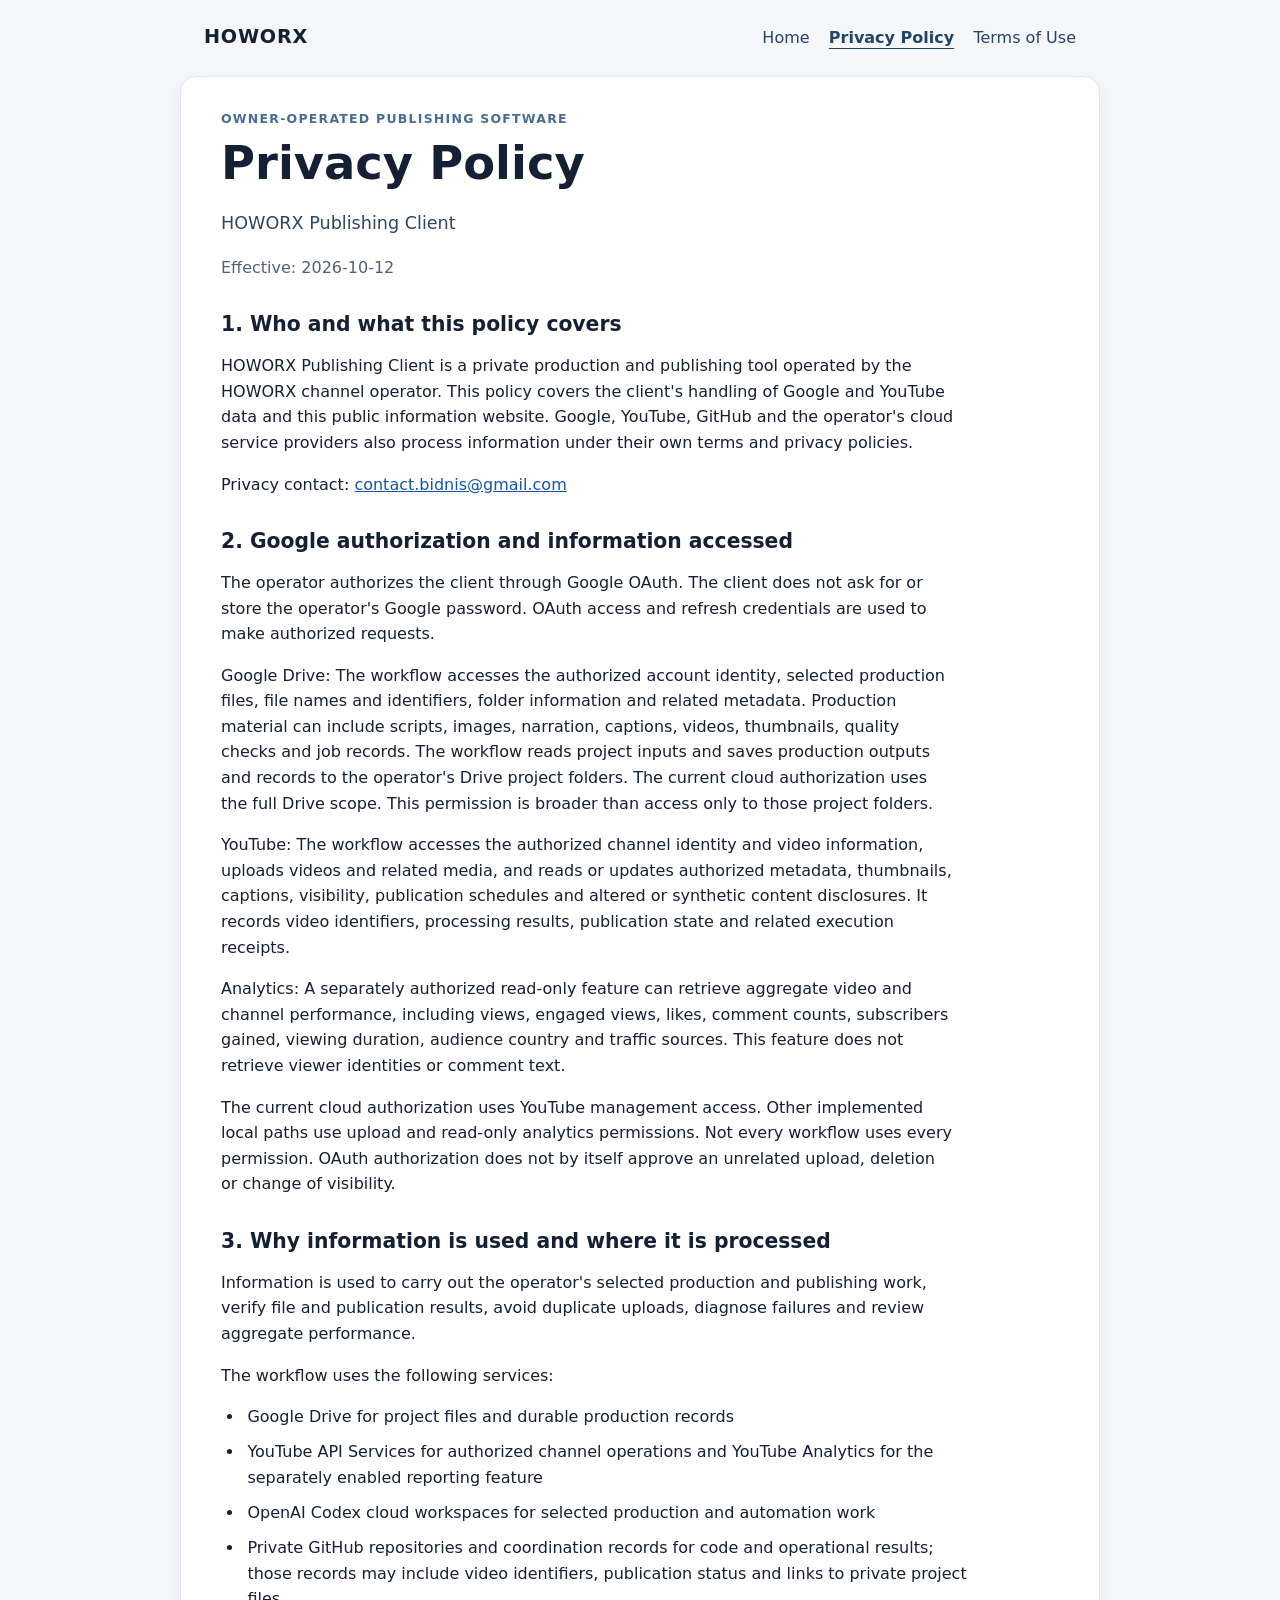
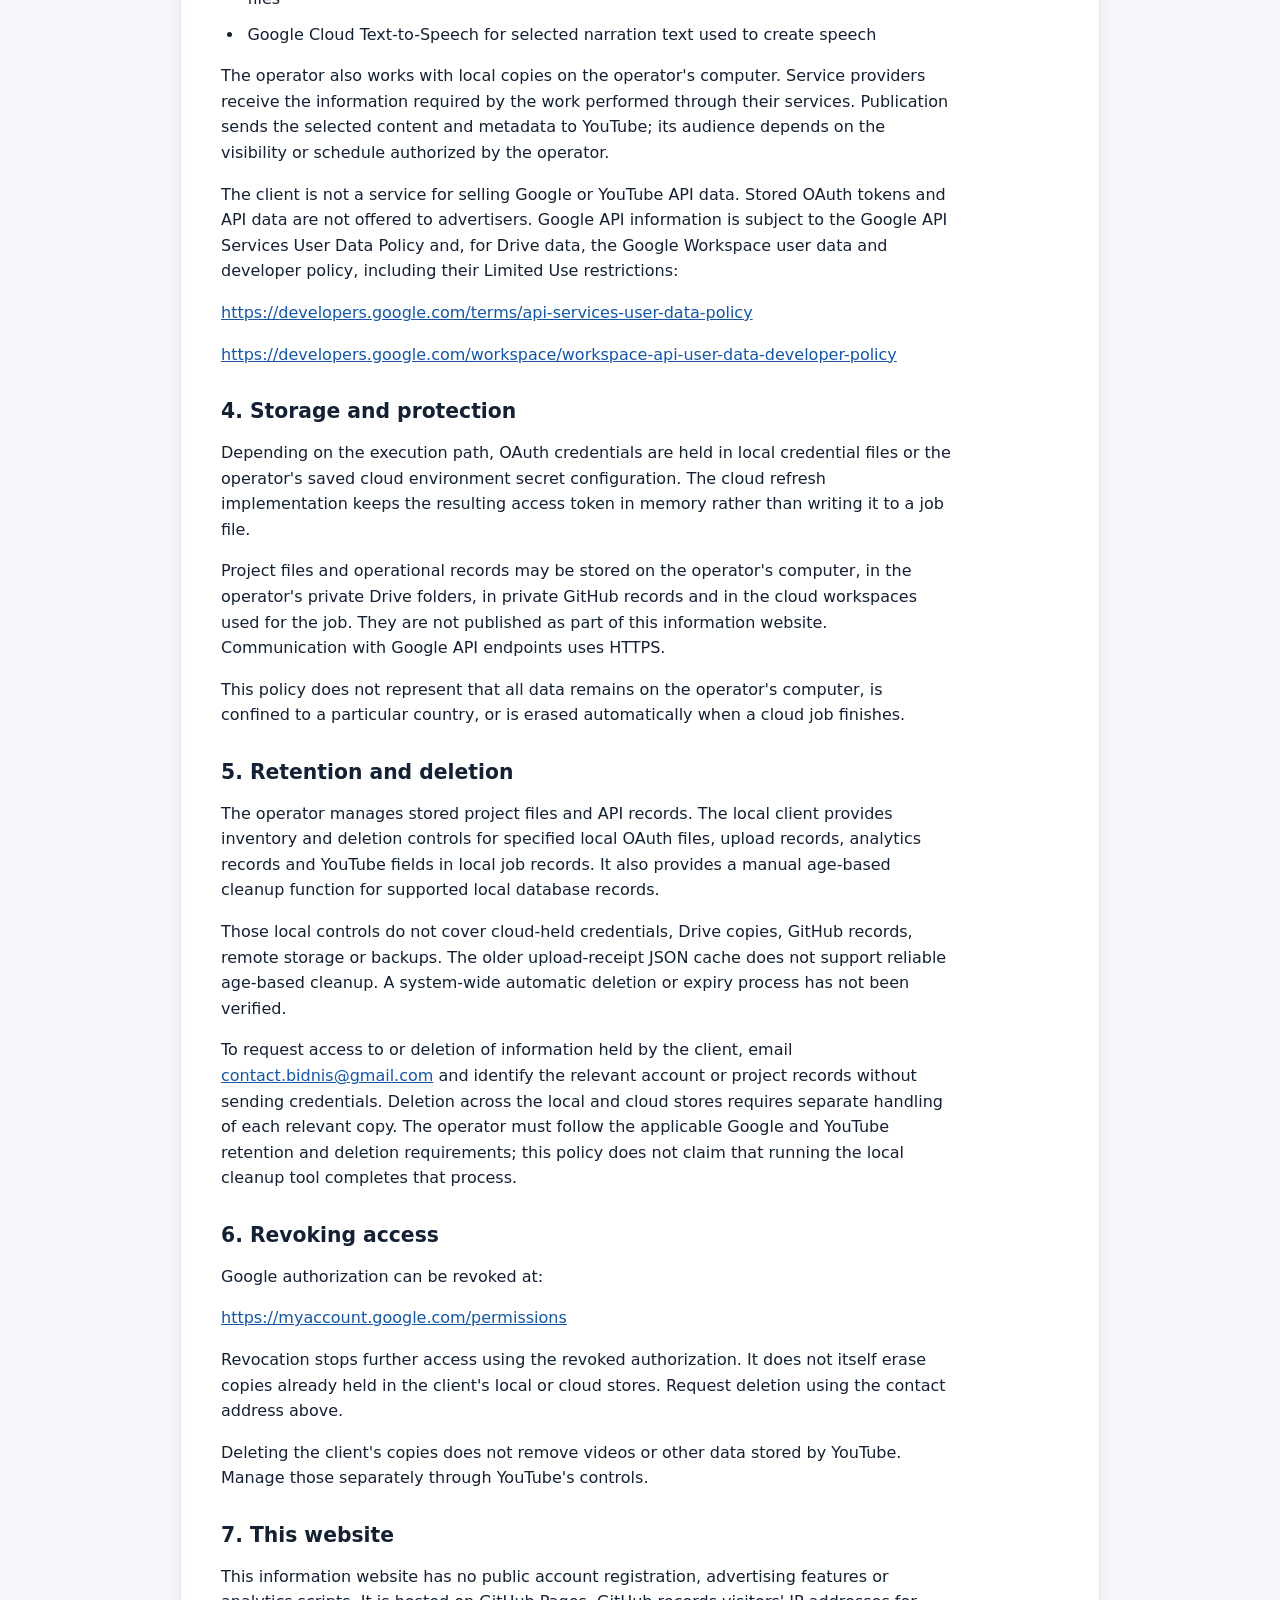
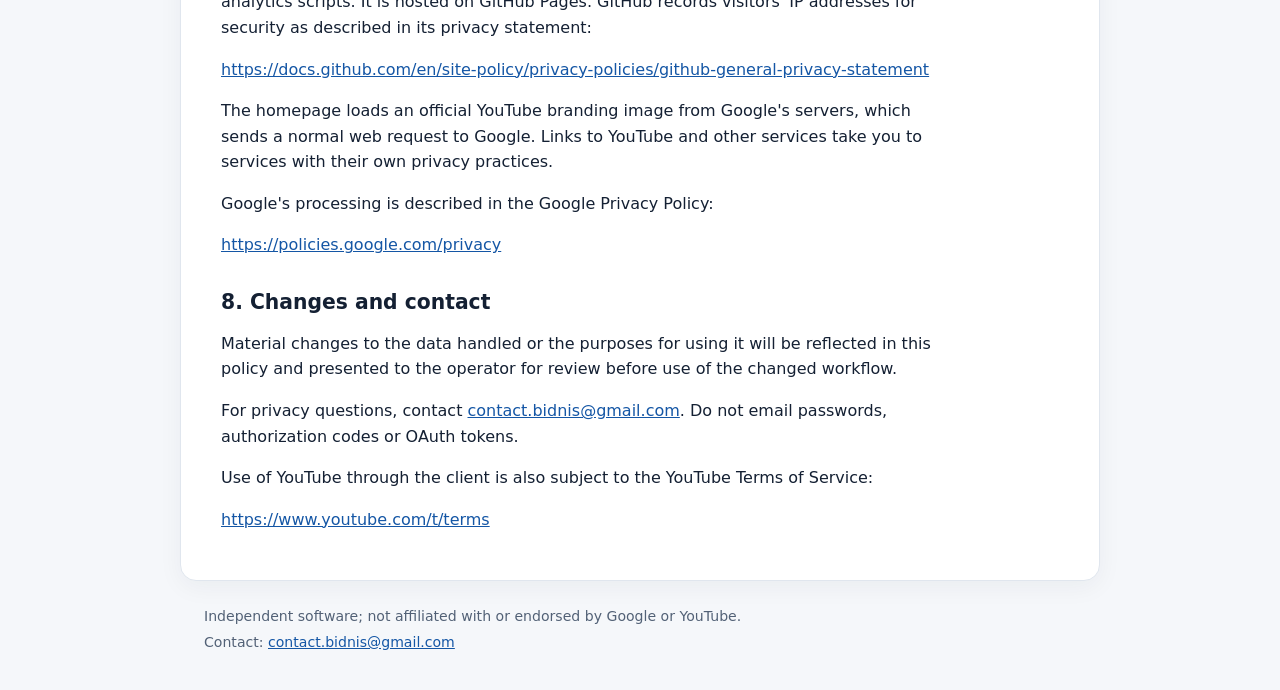
<file: privacy.html>
<!doctype html>
<html lang="en">
<head>
  <meta charset="utf-8">
  <meta name="viewport" content="width=device-width, initial-scale=1">
  <title>Privacy Policy — HOWORX Publishing Client</title>
  <meta name="description" content="How the owner-operated HOWORX Publishing Client handles Google and YouTube data.">
  <link rel="stylesheet" href="styles.css?v=20261012">
</head>
<body>
  <header class="site-header">
    <a class="site-name" href="index.html">HOWORX</a>
    <nav aria-label="Main navigation">
      <a href="index.html">Home</a>
      <a aria-current="page" href="privacy.html">Privacy Policy</a>
      <a href="terms.html">Terms of Use</a>
    </nav>
  </header>
  <main>
    <p class="eyebrow">Owner-operated publishing software</p>
    <h1>Privacy Policy</h1>
    <p class="lead">HOWORX Publishing Client</p>
    <p class="effective">Effective: 2026-10-12</p>

    <section>
      <h2>1. Who and what this policy covers</h2>
      <p>HOWORX Publishing Client is a private production and publishing tool operated by the HOWORX channel operator. This policy covers the client's handling of Google and YouTube data and this public information website. Google, YouTube, GitHub and the operator's cloud service providers also process information under their own terms and privacy policies.</p>
      <p>Privacy contact: <a href="mailto:contact.bidnis@gmail.com">contact.bidnis@gmail.com</a></p>
    </section>

    <section>
      <h2>2. Google authorization and information accessed</h2>
      <p>The operator authorizes the client through Google OAuth. The client does not ask for or store the operator's Google password. OAuth access and refresh credentials are used to make authorized requests.</p>
      <p>Google Drive: The workflow accesses the authorized account identity, selected production files, file names and identifiers, folder information and related metadata. Production material can include scripts, images, narration, captions, videos, thumbnails, quality checks and job records. The workflow reads project inputs and saves production outputs and records to the operator's Drive project folders. The current cloud authorization uses the full Drive scope. This permission is broader than access only to those project folders.</p>
      <p>YouTube: The workflow accesses the authorized channel identity and video information, uploads videos and related media, and reads or updates authorized metadata, thumbnails, captions, visibility, publication schedules and altered or synthetic content disclosures. It records video identifiers, processing results, publication state and related execution receipts.</p>
      <p>Analytics: A separately authorized read-only feature can retrieve aggregate video and channel performance, including views, engaged views, likes, comment counts, subscribers gained, viewing duration, audience country and traffic sources. This feature does not retrieve viewer identities or comment text.</p>
      <p>The current cloud authorization uses YouTube management access. Other implemented local paths use upload and read-only analytics permissions. Not every workflow uses every permission. OAuth authorization does not by itself approve an unrelated upload, deletion or change of visibility.</p>
    </section>

    <section>
      <h2>3. Why information is used and where it is processed</h2>
      <p>Information is used to carry out the operator's selected production and publishing work, verify file and publication results, avoid duplicate uploads, diagnose failures and review aggregate performance.</p>
      <p>The workflow uses the following services:</p>
      <ul class="steps">
        <li>Google Drive for project files and durable production records</li>
        <li>YouTube API Services for authorized channel operations and YouTube Analytics for the separately enabled reporting feature</li>
        <li>OpenAI Codex cloud workspaces for selected production and automation work</li>
        <li>Private GitHub repositories and coordination records for code and operational results; those records may include video identifiers, publication status and links to private project files</li>
        <li>Google Cloud Text-to-Speech for selected narration text used to create speech</li>
      </ul>
      <p>The operator also works with local copies on the operator's computer. Service providers receive the information required by the work performed through their services. Publication sends the selected content and metadata to YouTube; its audience depends on the visibility or schedule authorized by the operator.</p>
      <p>The client is not a service for selling Google or YouTube API data. Stored OAuth tokens and API data are not offered to advertisers. Google API information is subject to the Google API Services User Data Policy and, for Drive data, the Google Workspace user data and developer policy, including their Limited Use restrictions:</p>
      <p><a href="https://developers.google.com/terms/api-services-user-data-policy">https://developers.google.com/terms/api-services-user-data-policy</a></p>
      <p><a href="https://developers.google.com/workspace/workspace-api-user-data-developer-policy">https://developers.google.com/workspace/workspace-api-user-data-developer-policy</a></p>
    </section>

    <section>
      <h2>4. Storage and protection</h2>
      <p>Depending on the execution path, OAuth credentials are held in local credential files or the operator's saved cloud environment secret configuration. The cloud refresh implementation keeps the resulting access token in memory rather than writing it to a job file.</p>
      <p>Project files and operational records may be stored on the operator's computer, in the operator's private Drive folders, in private GitHub records and in the cloud workspaces used for the job. They are not published as part of this information website. Communication with Google API endpoints uses HTTPS.</p>
      <p>This policy does not represent that all data remains on the operator's computer, is confined to a particular country, or is erased automatically when a cloud job finishes.</p>
    </section>

    <section>
      <h2>5. Retention and deletion</h2>
      <p>The operator manages stored project files and API records. The local client provides inventory and deletion controls for specified local OAuth files, upload records, analytics records and YouTube fields in local job records. It also provides a manual age-based cleanup function for supported local database records.</p>
      <p>Those local controls do not cover cloud-held credentials, Drive copies, GitHub records, remote storage or backups. The older upload-receipt JSON cache does not support reliable age-based cleanup. A system-wide automatic deletion or expiry process has not been verified.</p>
      <p>To request access to or deletion of information held by the client, email <a href="mailto:contact.bidnis@gmail.com">contact.bidnis@gmail.com</a> and identify the relevant account or project records without sending credentials. Deletion across the local and cloud stores requires separate handling of each relevant copy. The operator must follow the applicable Google and YouTube retention and deletion requirements; this policy does not claim that running the local cleanup tool completes that process.</p>
    </section>

    <section>
      <h2>6. Revoking access</h2>
      <p>Google authorization can be revoked at:</p>
      <p><a href="https://myaccount.google.com/permissions">https://myaccount.google.com/permissions</a></p>
      <p>Revocation stops further access using the revoked authorization. It does not itself erase copies already held in the client's local or cloud stores. Request deletion using the contact address above.</p>
      <p>Deleting the client's copies does not remove videos or other data stored by YouTube. Manage those separately through YouTube's controls.</p>
    </section>

    <section>
      <h2>7. This website</h2>
      <p>This information website has no public account registration, advertising features or analytics scripts. It is hosted on GitHub Pages. GitHub records visitors' IP addresses for security as described in its privacy statement:</p>
      <p><a href="https://docs.github.com/en/site-policy/privacy-policies/github-general-privacy-statement">https://docs.github.com/en/site-policy/privacy-policies/github-general-privacy-statement</a></p>
      <p>The homepage loads an official YouTube branding image from Google's servers, which sends a normal web request to Google. Links to YouTube and other services take you to services with their own privacy practices.</p>
      <p>Google's processing is described in the Google Privacy Policy:</p>
      <p><a href="https://policies.google.com/privacy">https://policies.google.com/privacy</a></p>
    </section>

    <section>
      <h2>8. Changes and contact</h2>
      <p>Material changes to the data handled or the purposes for using it will be reflected in this policy and presented to the operator for review before use of the changed workflow.</p>
      <p>For privacy questions, contact <a href="mailto:contact.bidnis@gmail.com">contact.bidnis@gmail.com</a>. Do not email passwords, authorization codes or OAuth tokens.</p>
      <p>Use of YouTube through the client is also subject to the YouTube Terms of Service:</p>
      <p><a href="https://www.youtube.com/t/terms">https://www.youtube.com/t/terms</a></p>
    </section>
  </main>
  <footer><p>Independent software; not affiliated with or endorsed by Google or YouTube.</p><p>Contact: <a href="mailto:contact.bidnis@gmail.com">contact.bidnis@gmail.com</a></p></footer>
</body>
</html>
</file>
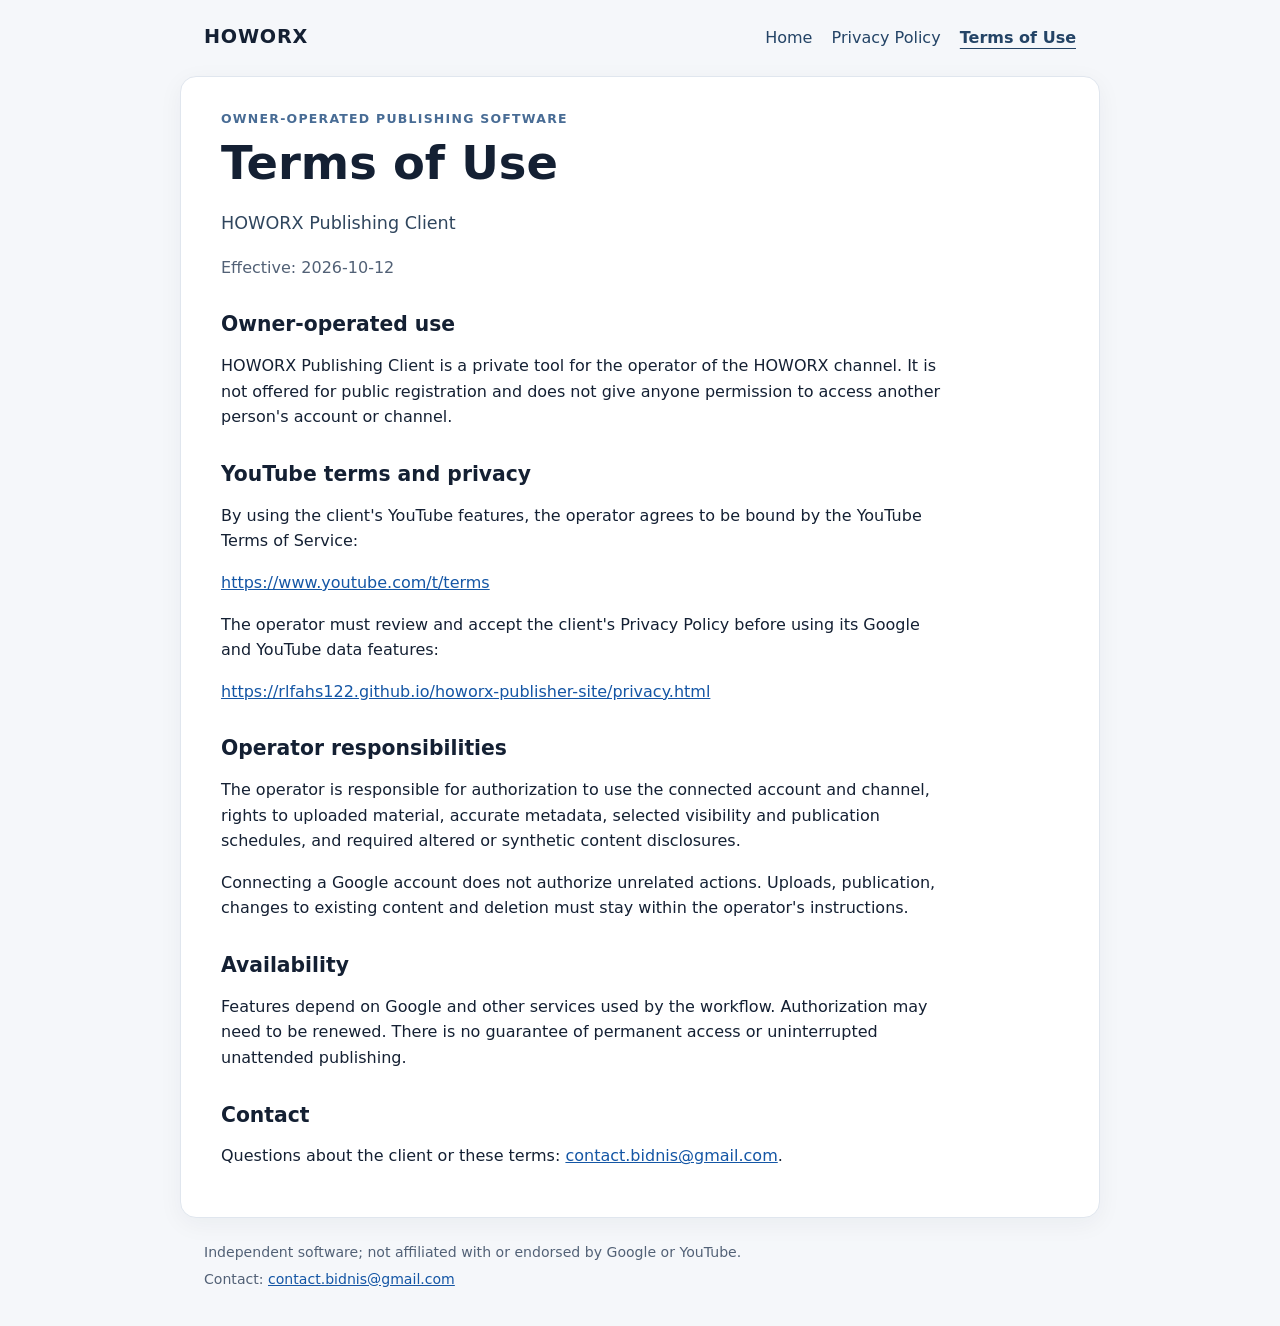
<file: terms.html>
<!doctype html>
<html lang="en">
<head>
  <meta charset="utf-8">
  <meta name="viewport" content="width=device-width, initial-scale=1">
  <title>Terms of Use | HOWORX Publishing Client</title>
  <meta name="description" content="Terms for the owner-operated HOWORX Publishing Client.">
  <link rel="stylesheet" href="styles.css?v=20261012">
</head>
<body>
  <header class="site-header">
    <a class="site-name" href="index.html">HOWORX</a>
    <nav aria-label="Main navigation">
      <a href="index.html">Home</a>
      <a href="privacy.html">Privacy Policy</a>
      <a aria-current="page" href="terms.html">Terms of Use</a>
    </nav>
  </header>
  <main class="policy">
    <p class="eyebrow">Owner-operated publishing software</p>
    <h1>Terms of Use</h1>
    <p class="lead">HOWORX Publishing Client</p>
    <p class="effective">Effective: 2026-10-12</p>

    <section>
      <h2>Owner-operated use</h2>
      <p>HOWORX Publishing Client is a private tool for the operator of the HOWORX channel. It is not offered for public registration and does not give anyone permission to access another person's account or channel.</p>
    </section>

    <section>
      <h2>YouTube terms and privacy</h2>
      <p>By using the client's YouTube features, the operator agrees to be bound by the YouTube Terms of Service:</p>
      <p><a href="https://www.youtube.com/t/terms">https://www.youtube.com/t/terms</a></p>
      <p>The operator must review and accept the client's Privacy Policy before using its Google and YouTube data features:</p>
      <p><a href="https://rlfahs122.github.io/howorx-publisher-site/privacy.html">https://rlfahs122.github.io/howorx-publisher-site/privacy.html</a></p>
    </section>

    <section>
      <h2>Operator responsibilities</h2>
      <p>The operator is responsible for authorization to use the connected account and channel, rights to uploaded material, accurate metadata, selected visibility and publication schedules, and required altered or synthetic content disclosures.</p>
      <p>Connecting a Google account does not authorize unrelated actions. Uploads, publication, changes to existing content and deletion must stay within the operator's instructions.</p>
    </section>

    <section>
      <h2>Availability</h2>
      <p>Features depend on Google and other services used by the workflow. Authorization may need to be renewed. There is no guarantee of permanent access or uninterrupted unattended publishing.</p>
    </section>

    <section>
      <h2>Contact</h2>
      <p>Questions about the client or these terms: <a href="mailto:contact.bidnis@gmail.com">contact.bidnis@gmail.com</a>.</p>
    </section>
  </main>
  <footer><p>Independent software; not affiliated with or endorsed by Google or YouTube.</p><p>Contact: <a href="mailto:contact.bidnis@gmail.com">contact.bidnis@gmail.com</a></p></footer>
</body>
</html>
</file>
<file: styles.css>
:root { color-scheme: light; font-family: system-ui, -apple-system, "Segoe UI", sans-serif; color: #142033; background: #f5f7fa; }
* { box-sizing: border-box; }
body { margin: 0; line-height: 1.6; }
.site-header, main, footer { max-width: 920px; margin-inline: auto; padding-inline: 1.5rem; }
.site-header { display: flex; align-items: center; justify-content: space-between; gap: 1rem; padding-top: 1.4rem; padding-bottom: 1.4rem; }
.site-name { font-weight: 850; font-size: 1.2rem; letter-spacing: .04em; color: #142033; text-decoration: none; }
nav { display: flex; flex-wrap: wrap; gap: 1.2rem; }
nav a { color: #244466; text-decoration: none; }
nav a[aria-current="page"] { font-weight: 700; text-decoration: underline; text-underline-offset: .3rem; }
main { background: white; border: 1px solid #e0e6ee; border-radius: 16px; box-shadow: 0 6px 24px #1420330d; padding: 2rem 2.5rem; }
.eyebrow { color: #486c95; font-size: .78rem; font-weight: 750; letter-spacing: .1em; text-transform: uppercase; margin: 0 0 .3rem; }
h1, h2 { line-height: 1.22; }
h1 { font-size: clamp(2rem, 4vw, 2.9rem); margin: .4rem 0 1rem; }
h2 { font-size: 1.27rem; margin: 2rem 0 .55rem; }
p, li { max-width: 72ch; }
.lead { font-size: 1.1rem; color: #30465e; }
.steps { padding-left: 1.45rem; }
.steps li { padding-left: .2rem; margin: .6rem 0; }
.policy-card { background: #eff5fc; border-radius: 12px; padding: .2rem 1.2rem 1.3rem; margin-top: 1.7rem; }
.button { background: #1456a5; color: white; border-radius: 8px; display: inline-block; padding: .6rem .95rem; text-decoration: none; font-weight: 650; }
.secondary-link { margin-left: .7rem; }
.channel { border-top: 1px solid #e3e8ee; margin-top: 2rem; }
.youtube-link { display: inline-block; background: #fff; margin-top: .35rem; padding: .35rem; border: 1px solid #e0e6ee; border-radius: 6px; }
.youtube-link img { display: block; width: 170px; height: auto; }
.policy-actions { display: flex; align-items: center; flex-wrap: wrap; gap: .8rem; }
.policy-actions .secondary-link, .policy-actions .youtube-link { margin: 0; }
.effective { color: #526176; }
a { color: #1456a5; overflow-wrap: anywhere; }
footer { color: #526176; font-size: .88rem; padding-top: 1.2rem; padding-bottom: 2rem; }
footer p { margin: .25rem 0; }
@media (max-width: 650px) { .site-header { display: block; } nav { margin-top: .5rem; gap: .8rem; } main { padding: 1.4rem; } .secondary-link { display: inline-block; margin-top: .8rem; } }
@media print {
  body.home { font-size: 10.5pt; line-height: 1.35; }
  .home .site-header { padding-top: .35rem; padding-bottom: .6rem; }
  .home main { padding: .8rem 1.1rem; box-shadow: none; }
  .home h1 { font-size: 21pt; margin: .2rem 0 .5rem; }
  .home h2 { font-size: 13pt; margin: .8rem 0 .35rem; }
  .home .lead { font-size: 11pt; }
  .home .steps li { margin: .25rem 0; }
  .home .policy-card { margin-top: .7rem; padding: .1rem .9rem .7rem; }
  .home .channel { margin-top: .7rem; }
  .home footer { padding-top: .4rem; padding-bottom: .3rem; }
}
</file>
